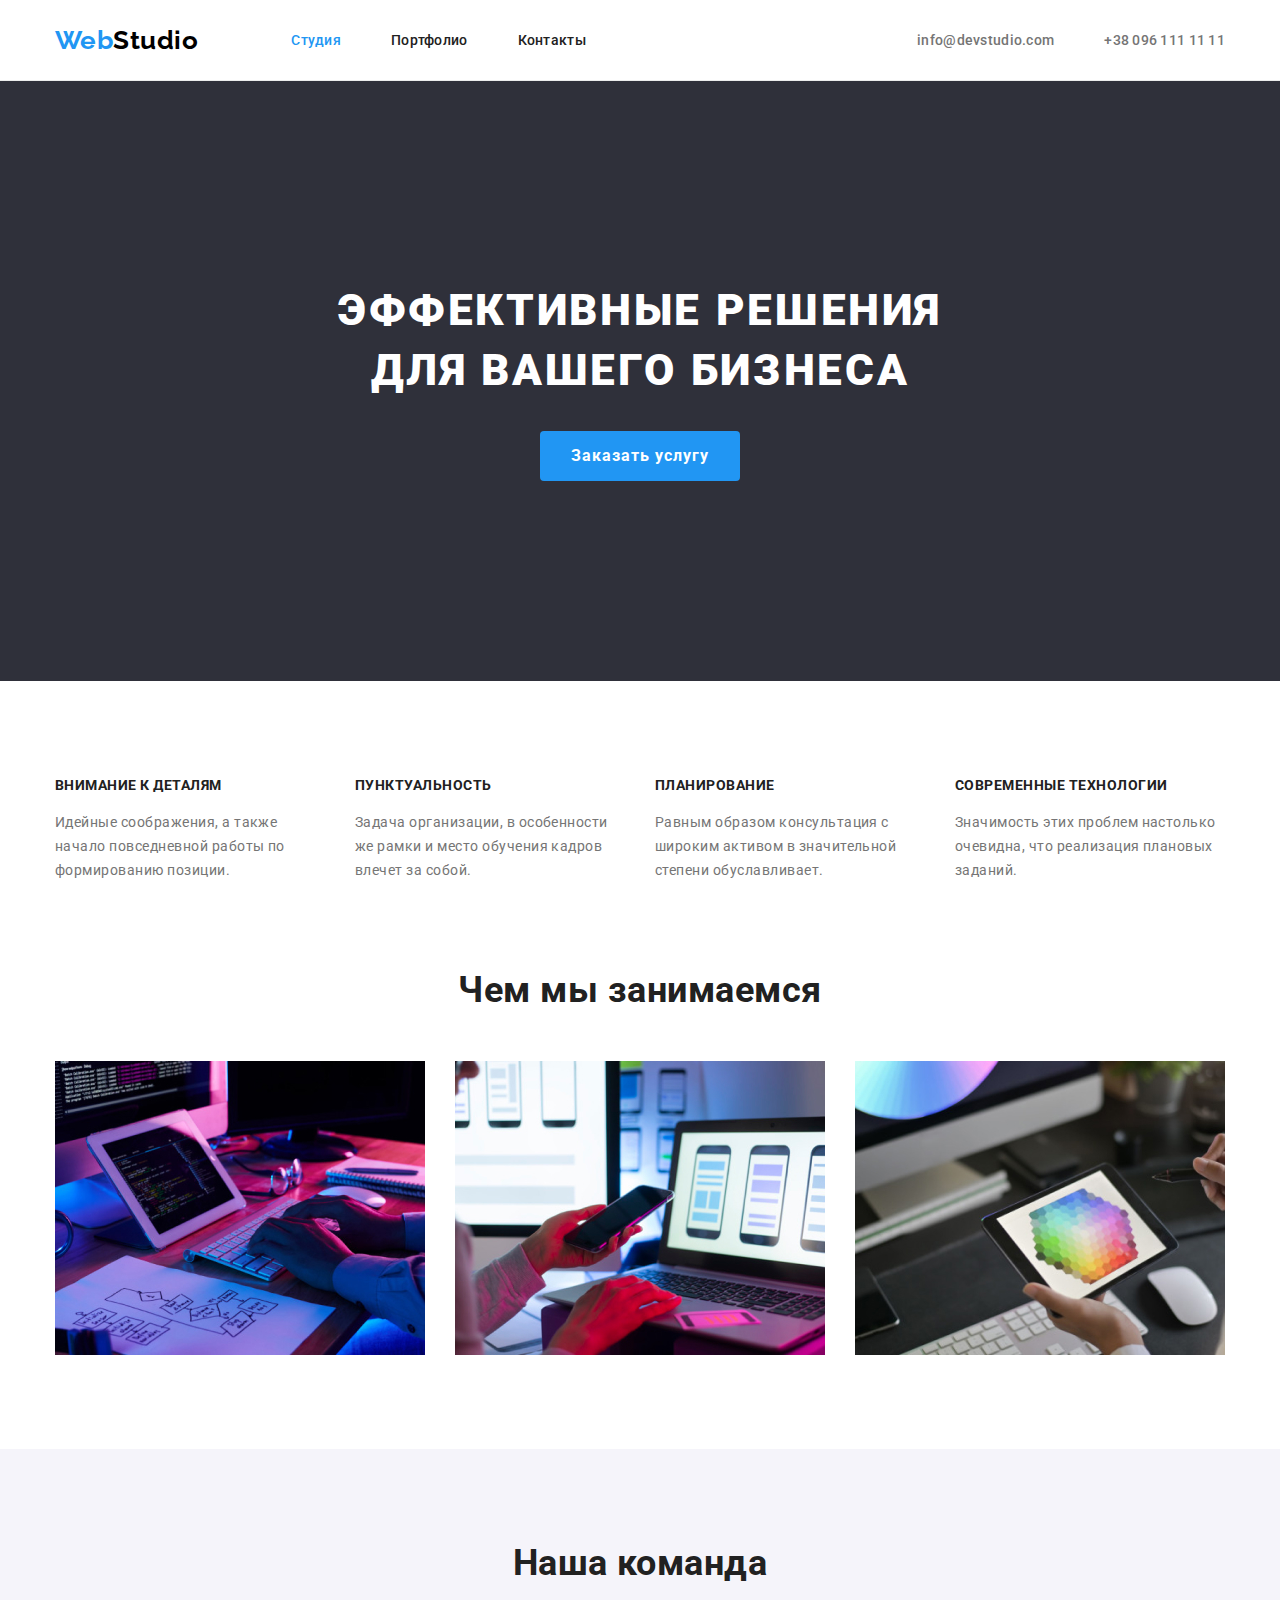
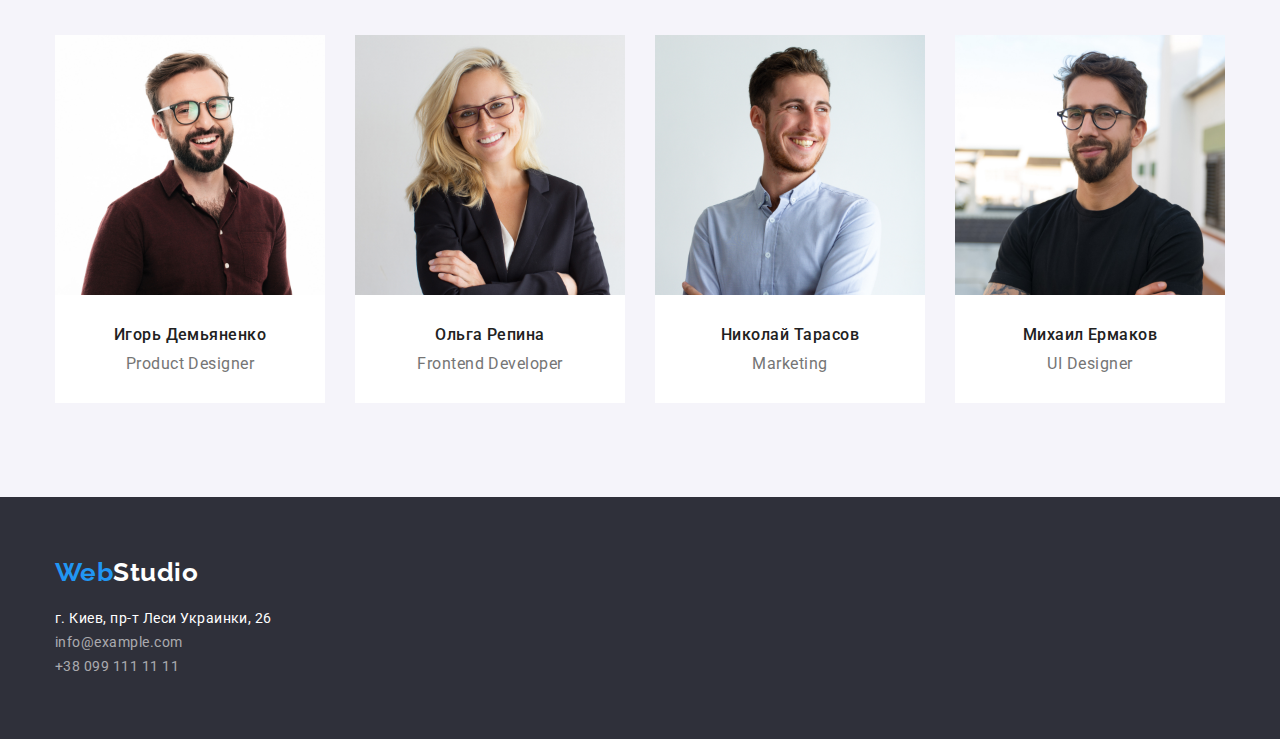
<file: index.html>
<!DOCTYPE html>
<html lang="ru">

<head>
  <meta charset="UTF-8" />
  <meta http-equiv="X-UA-Compatible" content="IE=edge" />
  <meta name="viewport" content="width=device-width, initial-scale=1.0" />
  <meta name="description" content="Веб студия Разработка сайтов под ключ Digital агенство Сайты для бизнеса" />
  <meta name="keywords" content="продвижение, реклама, дизайн" />
  <title>WebStudio</title>

  <link rel="preconnect" href="https://fonts.gstatic.com" />
  <link href="https://fonts.googleapis.com/css2?family=Raleway:wght@700&family=Roboto:wght@400;500;700;900&display=swap"
    rel="stylesheet" />

  <link rel="stylesheet"
    href="https://cdnjs.cloudflare.com/ajax/libs/modern-normalize/1.0.0/modern-normalize.min.css" />

  <link rel="stylesheet" href="./css/styles.css" />
</head>

<body>
  <header class="hat">
    <div class="container">
      <a href="index.html" class="logo" lang="en" title="WebStudio">
        <span class="accent">Web</span>Studio</a>

      <nav class="menu">
        <ul class="menu-list">
          <li class="menu-item">
            <a href="#" class="menu-link current">Студия</a>
          </li>

          <li class="menu-item">
            <a href="portfolio.html" class="menu-link">Портфолио</a>
          </li>

          <li class="menu-item">
            <a href="#" class="menu-link">Контакты</a>
          </li>
        </ul>
      </nav>

      <div class="top-contacts">
        <ul class="top-contacts-list">
          <li class="top-contacts-item">
            <a href="mailto:info@devstudio.com" class="top-contacts-link mail">info@devstudio.com
            </a>
          </li>

          <li class="top-contacts-item">
            <a href="tel:+380961111111" class="top-contacts-link phone">+38 096 111 11 11
            </a>
          </li>
        </ul>
      </div>
    </div>
  </header>

  <main>
    <section class="hero">
      <div class="container">
        <h1 class="hero-title">Эффективные решения для вашего бизнеса</h1>
        <button class="hero-button" type="button">Заказать услугу</button>
      </div>
    </section>

    <section class="features">
      <div class="container">
        <h2 class="hidden-title">Преимущества WebStudio</h2>

        <ul class="features-list">
          <li class="features-item">
            <h3 class="features-subtitle">Внимание к деталям</h3>
            <p class="features-text">
              Идейные соображения, а также начало повседневной работы по
              формированию позиции.
            </p>
          </li>

          <li class="features-item">
            <h3 class="features-subtitle">Пунктуальность</h3>
            <p class="features-text">
              Задача организации, в особенности же рамки и место обучения
              кадров влечет за собой.
            </p>
          </li>

          <li class="features-item">
            <h3 class="features-subtitle">Планирование</h3>
            <p class="features-text">
              Равным образом консультация с широким активом в значительной
              степени обуславливает.
            </p>
          </li>

          <li class="features-item">
            <h3 class="features-subtitle">Современные технологии</h3>
            <p class="features-text">
              Значимость этих проблем настолько очевидна, что реализация
              плановых заданий.
            </p>
          </li>
        </ul>
      </div>
    </section>

    <section class="doing">
      <div class="container">
        <h2 class="doing-subtitle">Чем мы занимаемся</h2>
        <ul class="doing-list">
          <li class="doing-item">
            <img class="img" src="./images/box1.jpg" alt="box1" width="370" height="294" />
          </li>

          <li class="doing-item">
            <img class="img" src="./images/box2.jpg" alt="box2" width="370" height="294" />
          </li>

          <li class="doing-item">
            <img class="img" src="./images/box3.jpg" alt="box3" width="370" height="294" />
          </li>
        </ul>
      </div>
    </section>

    <section class="team">
      <div class="container">
        <h2 class="team-subtitle">Наша команда</h2>

        <ul class="team-list">
          <li class="team-item">
            <img src="./images/ourteam.jpg" alt="Участник нашей команды WebStudio" width="270" height="260" class="img" />

            <div class="team-field">
              <h3 class="team-field-subtitle">Игорь Демьяненко</h3>
              <p class="team-field-text" lang="en">Product Designer</p>
            </div>
          </li>

          <li class="team-item">
            <img src="./images/ourteam1.jpg" alt="Участник нашей команды WebStudio" width="270" height="260" class="img" />

            <div class="team-field">
              <h3 class="team-field-subtitle">Ольга Репина</h3>
              <p class="team-field-text" lang="en">Frontend Developer</p>
            </div>
          </li>

          <li class="team-item">
            <img src="./images/ourteam2.jpg" alt="Участник нашей команды WebStudio" width="270" height="260" class="img" />

            <div class="team-field">
              <h3 class="team-field-subtitle">Николай Тарасов</h3>
              <p class="team-field-text" lang="en">Marketing</p>
            </div>
          </li>

          <li class="team-item">
            <img src="./images/ourteam3.jpg" alt="Участник нашей команды WebStudio" width="270" height="260" class="img" />

            <div class="team-field">
              <h3 class="team-field-subtitle">Михаил Ермаков</h3>
              <p class="team-field-text" lang="en">UI Designer</p>
            </div>
          </li>
        </ul>
      </div>
    </section>    
  </main>

    <footer class="coordinates">
      <div class="container">
        <a href="index.html" class="logo" lang="en">
            <span class="accent">Web</span>Studio</a>
        <address class="address">
            <ul class="address-list list">
              <li><a href="#" class="address-item place">г. Киев, пр-т Леси Украинки, 26</a></li>                
              <li><a href="mailto:info@example.com" class="address-item mail"> info@example.com</a></li>
              <li><a href="tel:+380961111111" class="address-item phone">+38 099 111 11 11</a></li>
            </ul>
        </address>
      </div>
    </footer>
  </body>
</html>
</file>
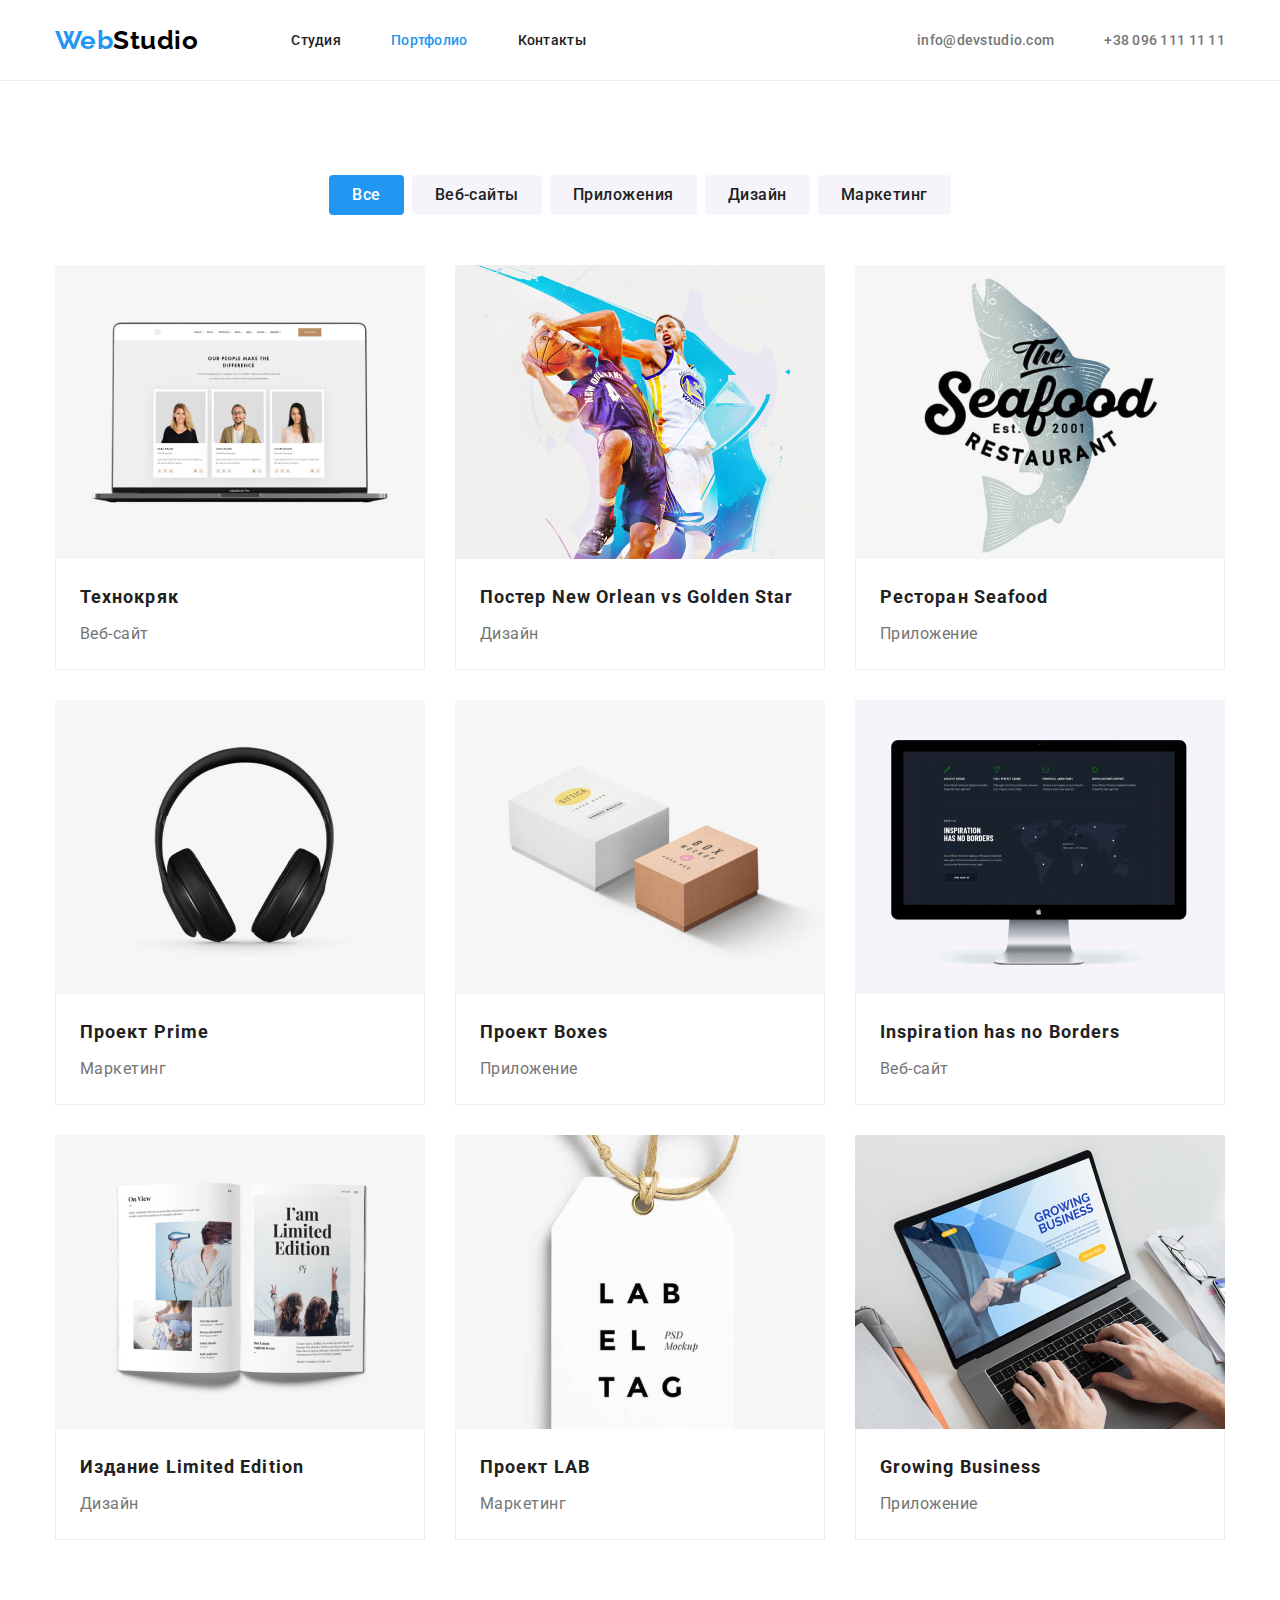
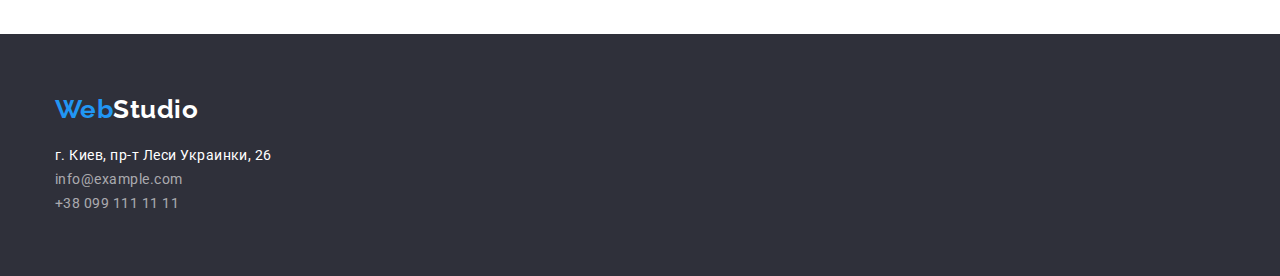
<file: portfolio.html>
<!DOCTYPE html>
<html lang="en">

<head>
    <meta charset="UTF-8" />
    <meta http-equiv="X-UA-Compatible" content="IE=edge" />
    <meta name="viewport" content="width=device-width, initial-scale=1.0" />
    <title>Portfolio</title>

    <link rel="preconnect" href="https://fonts.gstatic.com" />
    <link
        href="https://fonts.googleapis.com/css2?family=Raleway:wght@700&family=Roboto:wght@400;500;700;900&display=swap"
        rel="stylesheet" />

    <link rel="stylesheet"
        href="https://cdnjs.cloudflare.com/ajax/libs/modern-normalize/1.0.0/modern-normalize.min.css" />

    <link rel="stylesheet" href="./css/styles.css" />
</head>

<body>
    <header class="hat">
        <div class="container">
            <a href="index.html" class="logo" lang="en" title="WebStudio">
                <span class="accent">Web</span>Studio
            </a>

            <nav class="menu">
                <ul class="menu-list">
                    <li class="menu-item">
                        <a href="index.html" class="menu-link">Студия</a>
                    </li>

                    <li class="menu-item">
                        <a href="#" class="menu-link current">Портфолио</a>
                    </li>

                    <li class="menu-item">
                        <a href="#" class="menu-link">Контакты</a>
                    </li>
                </ul>
            </nav>

            <div class="top-contacts">
                <ul class="top-contacts-list">
                    <li class="top-contacts-item">
                        <a href="mailto:info@devstudio.com" class="top-contacts-link mail">info@devstudio.com
                        </a>
                    </li>

                    <li class="top-contacts-item">
                        <a href="tel:+380961111111" class="top-contacts-link phone">+38 096 111 11 11
                        </a>
                    </li>
                </ul>
            </div>
        </div>
    </header>

    <main>
        <section class="portfolio">
            <div class="container">
                <h2 class="hidden-title">Портфолио - примеры работ WebStudio</h2>
                <ul class="portfolio-list">
                    <li class="portfolio-item">
                        <button class="portfolio-button button-all" type="button">
                            Все
                        </button>
                    </li>

                    <li class="portfolio-item">
                        <button class="portfolio-button" type="button">Веб-сайты</button>
                    </li>

                    <li class="portfolio-item">
                        <button class="portfolio-button" type="button">Приложения</button>
                    </li>

                    <li class="portfolio-item">
                        <button class="portfolio-button" type="button">Дизайн</button>
                    </li>

                    <li class="portfolio-item">
                        <button class="portfolio-button" type="button">Маркетинг</button>
                    </li>
                </ul>

                <ul class="project-list">
                    <li class="project-item">
                        <div class="card">
                            <div class="card-thumb">
                                <img class="img" src="./images/img.jpg" alt="project" width="370" height="294" />
                            </div>

                            <div class="card-content">
                                <h3 class="card-title">Технокряк</h3>
                                <p class="card-text">Веб-сайт</p>
                            </div>
                        </div>
                    </li>

                    <li class="project-item">
                        <div class="card">
                            <div class="card-thumb">
                                <img class="img" src="./images/img1.jpg" alt="project" width="370" height="294" />
                            </div>

                            <div class="card-content">
                                <h3 class="card-title">Постер New Orlean vs Golden Star</h3>
                                <p class="card-text">Дизайн</p>
                            </div>
                        </div>
                    </li>

                    <li class="project-item">
                        <div class="card">
                            <div class="card-thumb">
                                <img class="img" src="./images/img2.jpg" alt="project" width="370" height="294" />
                            </div>

                            <div class="card-content">
                                <h3 class="card-title">Ресторан Seafood</h3>
                                <p class="card-text">Приложение</p>
                            </div>
                        </div>
                    </li>

                    <li class="project-item">
                        <div class="card">
                            <div class="card-thumb">
                                <img class="img" src="./images/img3.jpg" alt="project" width="370" height="294" />
                            </div>

                            <div class="card-content">
                                <h3 class="card-title">Проект Prime</h3>
                                <p class="card-text">Маркетинг</p>
                            </div>
                        </div>
                    </li>

                    <li class="project-item">
                        <div class="card">
                            <div class="card-thumb">
                                <img class="img" src="./images/img4.jpg" alt="project" width="370" height="294" />
                            </div>

                            <div class="card-content">
                                <h3 class="card-title">Проект Boxes</h3>
                                <p class="card-text">Приложение</p>
                            </div>
                        </div>
                    </li>

                    <li class="project-item">
                        <div class="card">
                            <div class="card-thumb">
                                <img class="img" src="./images/img5.jpg" alt="project" width="370" height="294" />
                            </div>

                            <div class="card-content">
                                <h3 class="card-title">Inspiration has no Borders</h3>
                                <p class="card-text">Веб-сайт</p>
                            </div>
                        </div>
                    </li>

                    <li class="project-item">
                        <div class="card">
                            <div class="card-thumb">
                                <img class="img" src="./images/img6.jpg" alt="project" width="370" height="294" />
                            </div>

                            <div class="card-content">
                                <h3 class="card-title">Издание Limited Edition</h3>
                                <p class="card-text">Дизайн</p>
                            </div>
                        </div>
                    </li>

                    <li class="project-item">
                        <div class="card">
                            <div class="card-thumb">
                                <img class="img" src="./images/img7.jpg" alt="project" width="370" height="294" />
                            </div>

                            <div class="card-content">
                                <h3 class="card-title">Проект LAB</h3>
                                <p class="card-text">Маркетинг</p>
                            </div>
                        </div>
                    </li>

                    <li class="project-item">
                        <div class="card">
                            <div class="card-thumb">
                                <img class="img" src="./images/img8.jpg" alt="project" width="370" height="294" />
                            </div>

                            <div class="card-content">
                                <h3 class="card-title">Growing Business</h3>
                                <p class="card-text">Приложение</p>
                            </div>
                        </div>
                    </li>
                </ul>
            </div>
        </section>
    </main>

    <footer class="coordinates">
      <div class="container">
        <a href="index.html" class="logo" lang="en">
          <span class="accent">Web</span>Studio</a
        >
        <address class="address">
          <ul class="address-list list">
            <li>
              <a href="#" class="address-item place"
                >г. Киев, пр-т Леси Украинки, 26</a
              >
            </li>
            <li>
              <a href="mailto:info@example.com" class="address-item mail"
                >info@example.com</a
              >
            </li>
            <li>
              <a href="tel:+380961111111" class="address-item phone"
                >+38 099 111 11 11</a
              >
            </li>
          </ul>
        </address>
      </div>
    </footer>
  </body>
</html>
</file>
<file: css/styles.css>
:root {
  --title-color: #212121;
  --text-color: #757575;
  --white-color: #ffffff;
  --primary-color: #2196f3;
  --black-color: #000000;
  --footer-link: #ffffff99;
  --section-bg: #f5f4fa;
  --footer-bg: #2f303a;
  --line-header-bottom: #ececec;
  --border-card: #eeeeee;
  --section-indent: 94px;
  --card-indent: 30px;
  --click-order: #188ce8;
}
/*! CANCELING DEFAULT STYLES */
h1,
h2,
h3,
p {
  margin: 0;
}

ul {
  list-style: none;
  padding: 0;
  margin: 0;
}

a {
  text-decoration: none;
}

/*! common properties for tags and class */

body {
  font-family: Roboto, sans-serif;
  font-style: normal;
  font-size: 16px;
  letter-spacing: 0.03em;

  color: var(--title-color);
}

.container {
  width: 1200px;
  padding-top: 0;
  padding-bottom: 0;
  padding-left: 15px;
  padding-right: 15px;
  margin: 0 auto;
}

.filters-button {
  padding: 0;
  border: 0;

  background-color: transparent;
}

.hidden-title {
  width: 1px;
  height: 1px;
  margin: -1px;

  visibility: hidden;
  position: absolute;
}

.img {
  display: block;

  max-width: 100%;
  height: auto;
}

.hero-button,
.portfolio-button {
  cursor: pointer;
}

.address-list {
  font-style: normal;
}

/*? header */
.hat {
  background-color: var(--white-color);
  border-bottom: 1px solid var(--line-header-bottom);
}

.hat .container {
  display: flex;

  align-items: center;
}

.logo {
  font-family: Raleway;
  font-weight: 700;
  font-size: 26px;
  line-height: 1.173;

  color: var(--black-color);
}

.accent {
  color: var(--primary-color);
}

.menu-list {
  margin-left: 93px;
}

.hat .logo {
  padding-top: 24px;
  padding-bottom: 24px;
}

.menu-link {
  display: block;

  padding-top: 32px;
  padding-bottom: 32px;

  color: var(--title-color);
}

.menu-list .menu-item + .menu-item {
  margin-left: 50px;
}

.top-contacts-list .top-contacts-item + .top-contacts-item {
  margin-left: 50px;
}

.menu-list,
.top-contacts-list {
  display: flex;

  font-weight: 500;
  font-size: 14px;
  line-height: 1.142;
  letter-spacing: 0.02em;
}

.top-contacts {
  margin-left: auto;
}

.top-contacts-link {
  display: flex;

  padding-top: 32px;
  padding-bottom: 32px;

  color: var(--text-color);
}

.menu-list .menu-item :hover,
.menu-list .menu-item :focus,
.top-contacts-list .top-contacts-item :hover,
.top-contacts-list .top-contacts-item :focus {
  color: var(--primary-color);
}

.current {
  color: var(--primary-color);
}

/*? main */

.hero {
  display: block;

  padding: 200px 0;

  text-align: center;

  background-color: var(--footer-bg);
  color: var(--white-color);
}

.hero-title {
  width: 696px;
  margin-left: auto;
  margin-right: auto;
  margin-bottom: 30px;

  font-weight: 900;
  font-size: 44px;
  line-height: 1.363;
  letter-spacing: 0.06em;
  text-align: center;
}

.hero-button {
  display: block;

  margin: auto;
  min-width: 200px;
  height: 50px;

  font-weight: 700;
  line-height: 1.875;
  letter-spacing: 0.06em;

  background-color: var(--primary-color);
  color: var(--white-color);

  border: 1px solid transparent;
  border-radius: 4px;
}

.hero-button:hover {
  background-color: var(--click-order);
}

.hero-title,
.features-subtitle {
  text-transform: uppercase;
}

.features {
  padding-top: 90px;
  padding-bottom: var(--section-indent);

  background-color: var(--white-color);
}

.features-list {
  display: flex;
}

.features-item {
  width: 270px;
  height: 105px;
}

.features-subtitle {
  margin-bottom: 10px;

  font-weight: 700;
  font-size: 14px;
  line-height: 2.142;
}

.features-text {
  font-size: 14px;
  line-height: 1.714;

  color: var(--text-color);
}

.features-item:not(:last-child) {
  margin-right: 30px;
}

.doing {
  padding-bottom: var(--section-indent);

  background-color: var(--white-color);
}

.doing-subtitle {
  margin-bottom: 50px;

  font-weight: 700;
  font-size: 36px;

  text-align: center;
}

.doing-list {
  display: flex;
}

.doing-item:not(:last-child) {
  margin-right: 30px;
}

.team {
  padding-top: var(--section-indent);
  padding-bottom: var(--section-indent);

  background-color: var(--section-bg);
}

.team-subtitle {
  margin-bottom: 50px;

  font-weight: 700;
  font-size: 36px;

  text-align: center;
}

.team-list {
  display: flex;
}

.team-item {
  background-color: var(--white-color);
}

.team-field {
  padding: 30px;

  text-align: center;
}

.team-field-subtitle {
  margin-bottom: 10px;

  font-weight: 500;
  font-size: 16px;
  line-height: 1.187;
}

.team-field-text {
  font-size: 16px;
  line-height: 1.187;

  color: var(--text-color);

  text-align: center;
}

.team-list .team-item + .team-item {
  margin-left: 30px;
}

/*? footer */
.coordinates {
  padding: 60px 0;

  background-color: var(--footer-bg);
}

.coordinates .logo {
  display: block;

  margin-bottom: 20px;

  color: var(--white-color);
}

.coordinates .accent {
  color: var(--primary-color);
}

.address-list {
  /* margin-bottom: 60px; */

  font-size: 14px;
  line-height: 1.714;
}

.coordinates .place {
  margin-bottom: 9px;

  color: var(--white-color);
}

.coordinates .mail {
  margin-bottom: 9px;

  color: var(--footer-link);
}

.coordinates .phone {
  color: var(--footer-link);
}

.address-list :hover,
.address-list :focus {
  color: var(--primary-color);
}

/*? portfolio.html */

.portfolio {
  padding-top: var(--section-indent);
  padding-bottom: var(--section-indent);

  background-color: var(--white-color);
}

.portfolio-list {
  display: flex;

  margin-bottom: 50px;

  justify-content: center;
}

.portfolio-item:not(:last-child) {
  margin-right: 8px;
}

.portfolio-button {
  padding: 6px 22px;

  font-weight: 500;
  font-size: 16px;
  line-height: 1.625;
  letter-spacing: 0.03em;

  background-color: var(--section-bg);
  color: var(--title-color);

  border: 1px solid transparent;
  border-radius: 4px;
}

.portfolio-list :hover,
.portfolio-list :focus {
  background-color: var(--primary-color);
  color: var(--white-color);
}

.button-all {
  padding: 6px 22px;

  font-weight: 500;
  font-size: 16px;
  line-height: 1.625;
  letter-spacing: 0.03em;

  background-color: var(--primary-color);
  color: var(--white-color);

  border: 1px solid transparent;
  border-radius: 4px;
}

.project-list {
  display: flex;

  margin-left: calc(-1 * var(--card-indent));
  margin-bottom: calc(-1 * var(--card-indent));

  flex-wrap: wrap;
  justify-content: center;
}

.project-item {
  display: flex;

  margin-left: var(--card-indent);
  margin-bottom: var(--card-indent);

  flex-basis: calc(100% / 3 - var(--card-indent));
}

.card {
  min-width: 370px;
}

.card-content {
  padding-top: 20px;
  padding-right: 24px;
  padding-bottom: 20px;
  padding-left: 24px;

  border-right: 1px solid var(--border-card);
  border-bottom: 1px solid var(--border-card);
  border-left: 1px solid var(--border-card);

  background-color: var(--white-color);
}

.card-title {
  font-weight: 700;
  font-size: 18px;
  line-height: 2;
  letter-spacing: 0.06em;
}

.card-text {
  margin-top: 4px;

  font-size: 16px;
  line-height: 1.875;
  letter-spacing: 0.03em;

  color: var(--text-color);
}
</file>
